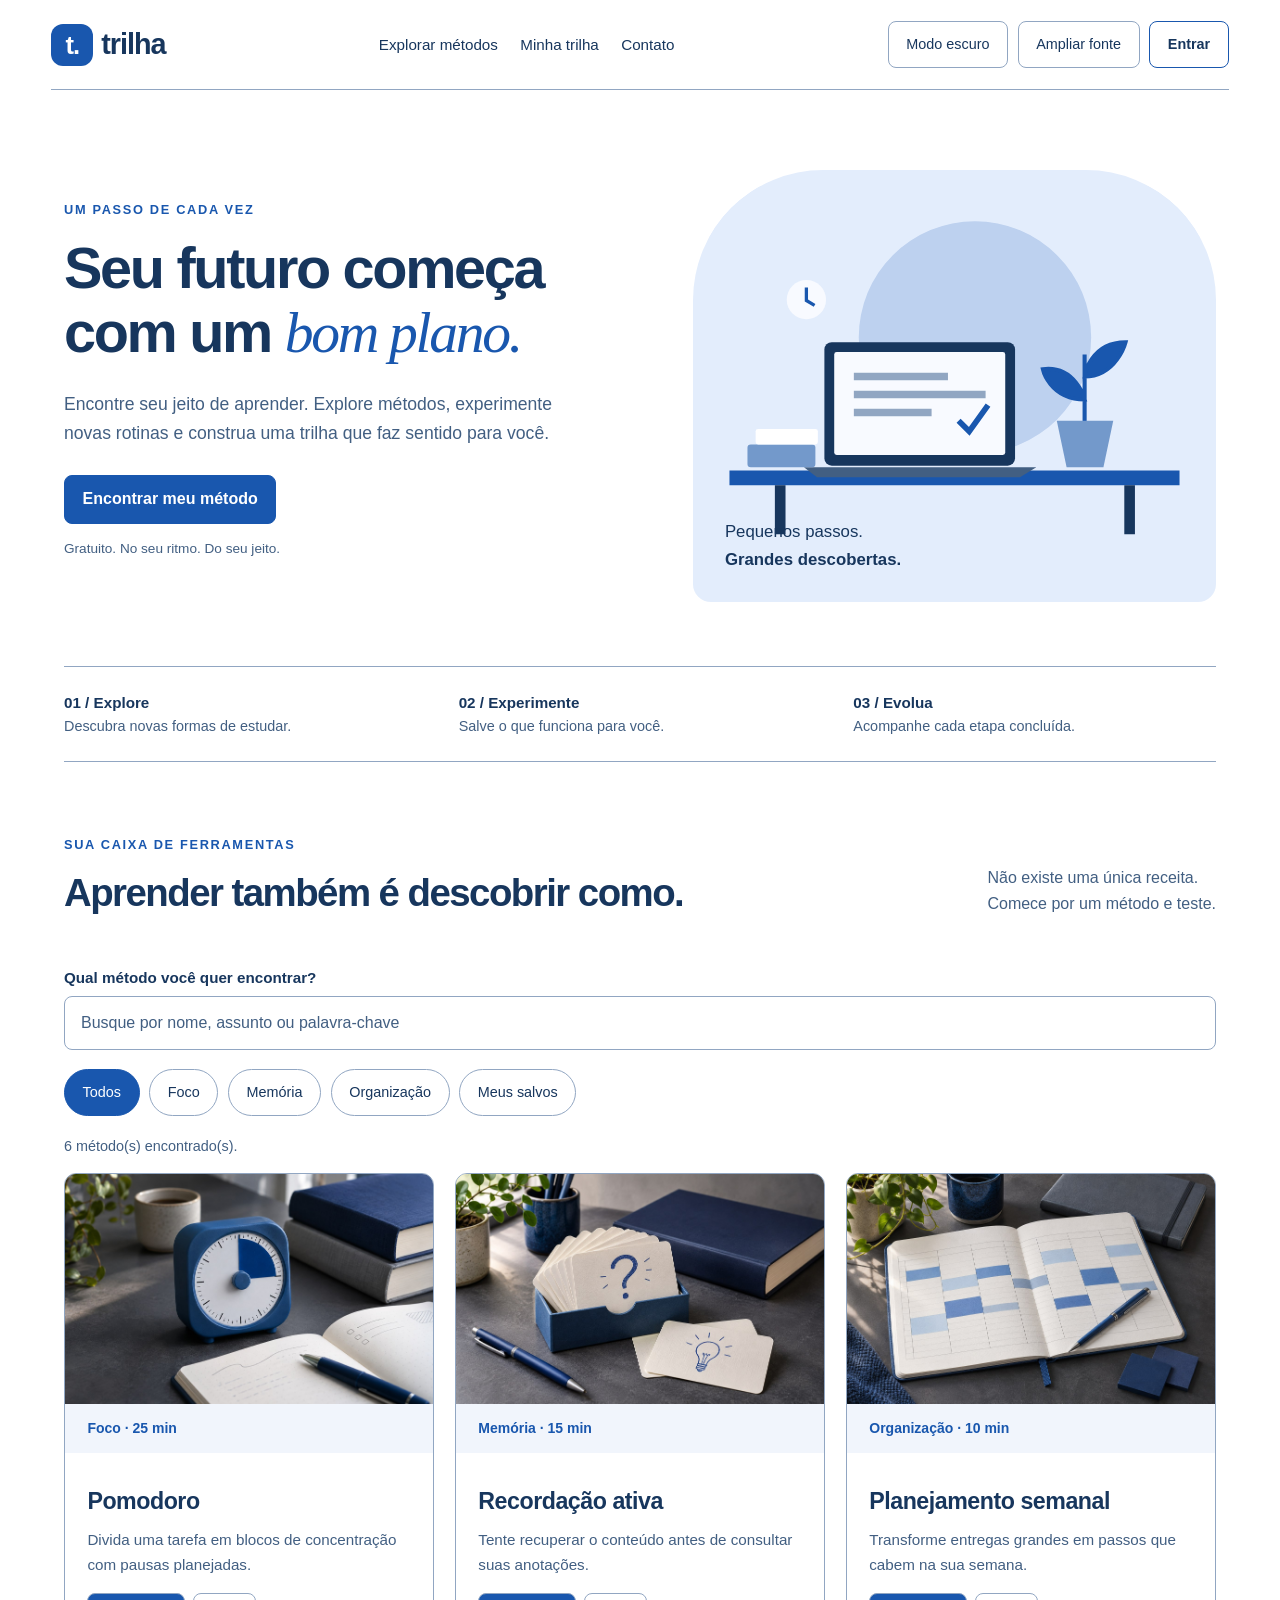
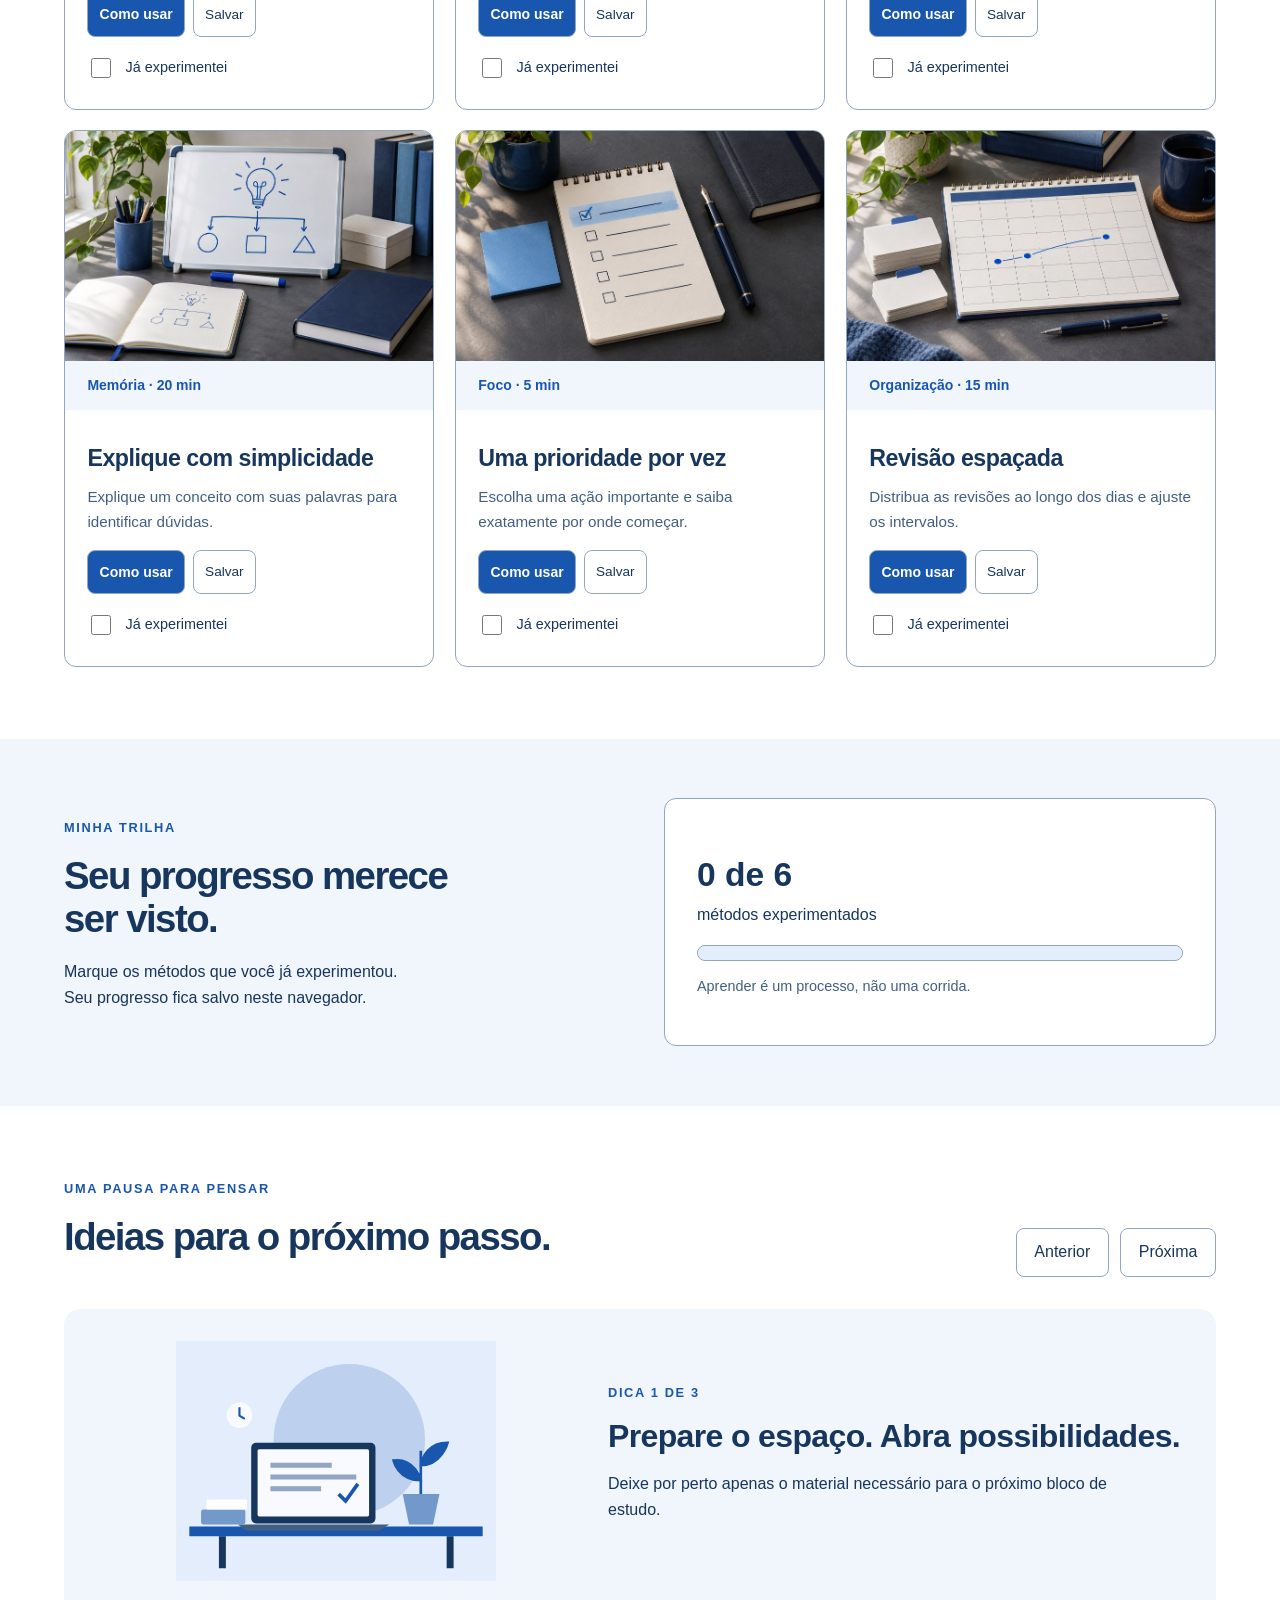
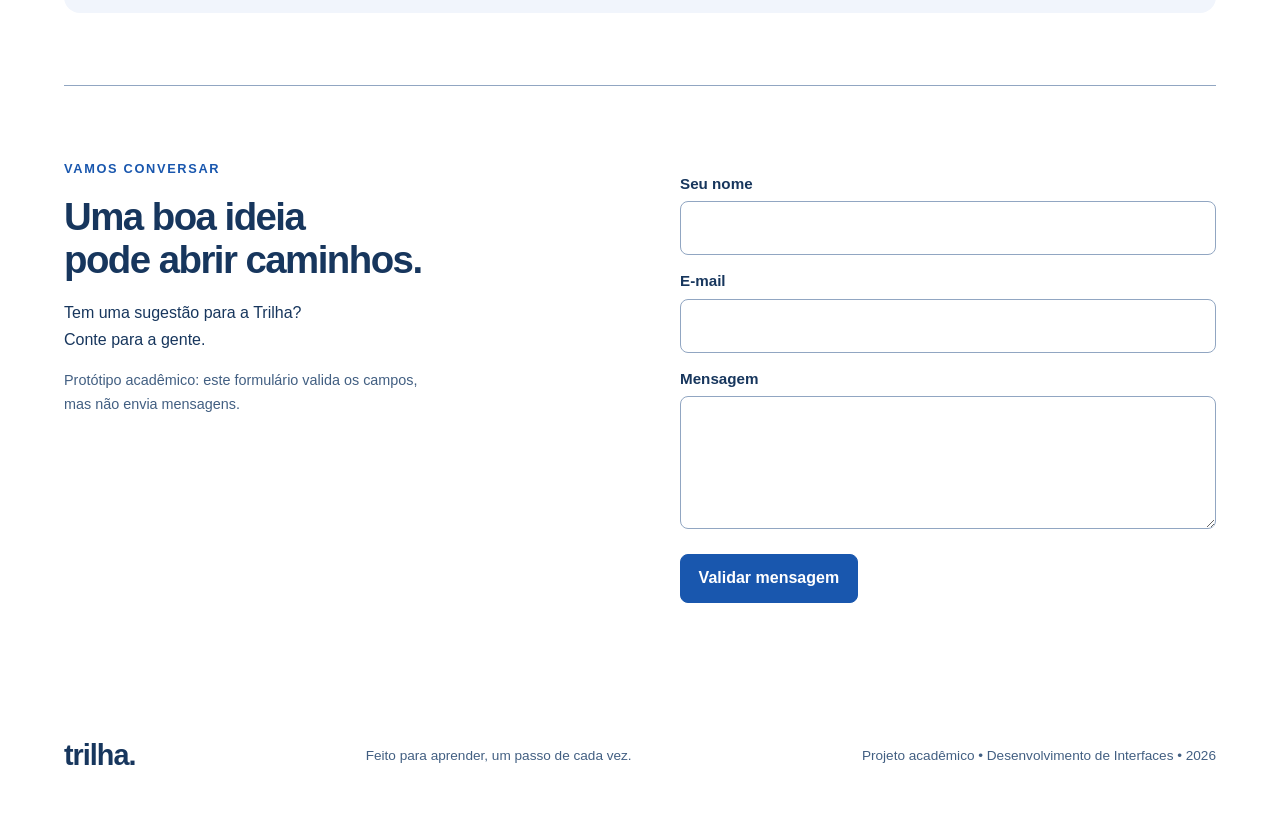
<file: index.html>
<!doctype html>
<html lang="pt-BR">
<head><meta charset="UTF-8"><meta name="viewport" content="width=device-width,initial-scale=1"><meta name="description" content="Organize seus estudos com métodos simples e uma trilha de aprendizagem."><title>Trilha | Seu próximo passo nos estudos</title><link rel="stylesheet" href="style.css?v=1.2.1"><script src="app.js?v=1.2.1" defer></script></head>
<body>
<a class="skip" href="#conteudo">Pular para o conteúdo</a>
<header class="header home-header"><a class="brand" href="index.html" aria-label="Trilha início"><span class="brand-icon" aria-hidden="true">t.</span> trilha</a><nav aria-label="Principal"><a href="#metodos">Explorar métodos</a><a href="#jornada">Minha trilha</a><a href="#contato">Contato</a></nav><div class="header-actions"><div class="a11y-controls" role="group" aria-label="Preferências de leitura"><button id="theme" type="button" aria-pressed="false">Modo escuro</button><button id="font" type="button" aria-pressed="false">Ampliar fonte</button></div><a class="button outline" href="login.html">Entrar</a></div></header>
<main id="conteudo">
<section class="hero wrap" aria-labelledby="titulo"><div><p class="eyebrow">UM PASSO DE CADA VEZ</p><h1 id="titulo">Seu futuro começa com um <em>bom plano.</em></h1><p class="lead">Encontre seu jeito de aprender. Explore métodos, experimente novas rotinas e construa uma trilha que faz sentido para você.</p><a class="button" href="#metodos">Encontrar meu método</a><p class="hero-note">Gratuito. No seu ritmo. Do seu jeito.</p></div><div class="hero-art"><img src="estudo.svg" alt="Ilustração de uma mesa com livros, planta e um caderno de planejamento"><div class="art-label">Pequenos passos.<br><strong>Grandes descobertas.</strong></div></div></section>
<section class="principles wrap" aria-label="Princípios"><p><strong>01 / Explore</strong><span>Descubra novas formas de estudar.</span></p><p><strong>02 / Experimente</strong><span>Salve o que funciona para você.</span></p><p><strong>03 / Evolua</strong><span>Acompanhe cada etapa concluída.</span></p></section>
<section id="metodos" class="wrap section"><div class="section-heading"><div><p class="eyebrow">SUA CAIXA DE FERRAMENTAS</p><h2>Aprender também é descobrir como.</h2></div><p>Não existe uma única receita.<br>Comece por um método e teste.</p></div><label for="busca">Qual método você quer encontrar?</label><input id="busca" type="search" placeholder="Busque por nome, assunto ou palavra-chave"><div class="filters" role="group" aria-label="Categorias de métodos"><button data-filter="Todos" aria-pressed="true">Todos</button><button data-filter="Foco" aria-pressed="false">Foco</button><button data-filter="Memória" aria-pressed="false">Memória</button><button data-filter="Organização" aria-pressed="false">Organização</button><button data-filter="Salvos" aria-pressed="false">Meus salvos</button></div><p id="resultados" class="muted" role="status"></p><div id="cards" class="grid"></div><noscript><p>Ative o JavaScript para pesquisar e visualizar os métodos interativos.</p></noscript></section>
<section id="jornada" class="journey"><div class="wrap journey-inner"><div><p class="eyebrow">MINHA TRILHA</p><h2>Seu progresso merece<br>ser visto.</h2><p>Marque os métodos que você já experimentou.<br>Seu progresso fica salvo neste navegador.</p></div><div class="progress-box"><p><strong id="progresso">0 de 6</strong> métodos experimentados</p><progress aria-label="Métodos experimentados" id="barra" max="6" value="0">0 de 6</progress><p>Aprender é um processo, não uma corrida.</p></div></div></section>
<section class="wrap section carousel" aria-roledescription="carrossel" aria-label="Inspirações para estudar"><div class="section-heading"><div><p class="eyebrow">UMA PAUSA PARA PENSAR</p><h2>Ideias para o próximo passo.</h2></div><div class="carousel-controls"><button id="anterior" aria-label="Mostrar dica anterior">Anterior</button><button id="proximo" aria-label="Mostrar próxima dica">Próxima</button></div></div><div class="slide"><img id="slide-img" src="estudo.svg" alt=""><div aria-live="polite" aria-atomic="true"><p id="slide-count" class="eyebrow"></p><h3 id="slide-title"></h3><p id="slide-text"></p></div></div></section>
<section class="wrap section contact" id="contato"><div><p class="eyebrow">VAMOS CONVERSAR</p><h2>Uma boa ideia<br>pode abrir caminhos.</h2><p>Tem uma sugestão para a Trilha?<br>Conte para a gente.</p><p class="muted">Protótipo acadêmico: este formulário valida os campos, mas não envia mensagens.</p></div><form id="contact-form"><label for="nome">Seu nome</label><input id="nome" name="nome" required maxlength="80" autocomplete="name"><label for="email">E-mail</label><input id="email" name="email" required type="email" autocomplete="email"><label for="mensagem">Mensagem</label><textarea id="mensagem" name="mensagem" rows="4" required maxlength="1500"></textarea><button class="button" type="submit">Validar mensagem</button><p id="contact-status" role="status"></p></form></section>
</main><footer class="wrap footer"><a class="brand" href="index.html">trilha.</a><p>Feito para aprender, um passo de cada vez.</p><small>Projeto acadêmico • Desenvolvimento de Interfaces • 2026</small></footer>
</body></html>
</file>
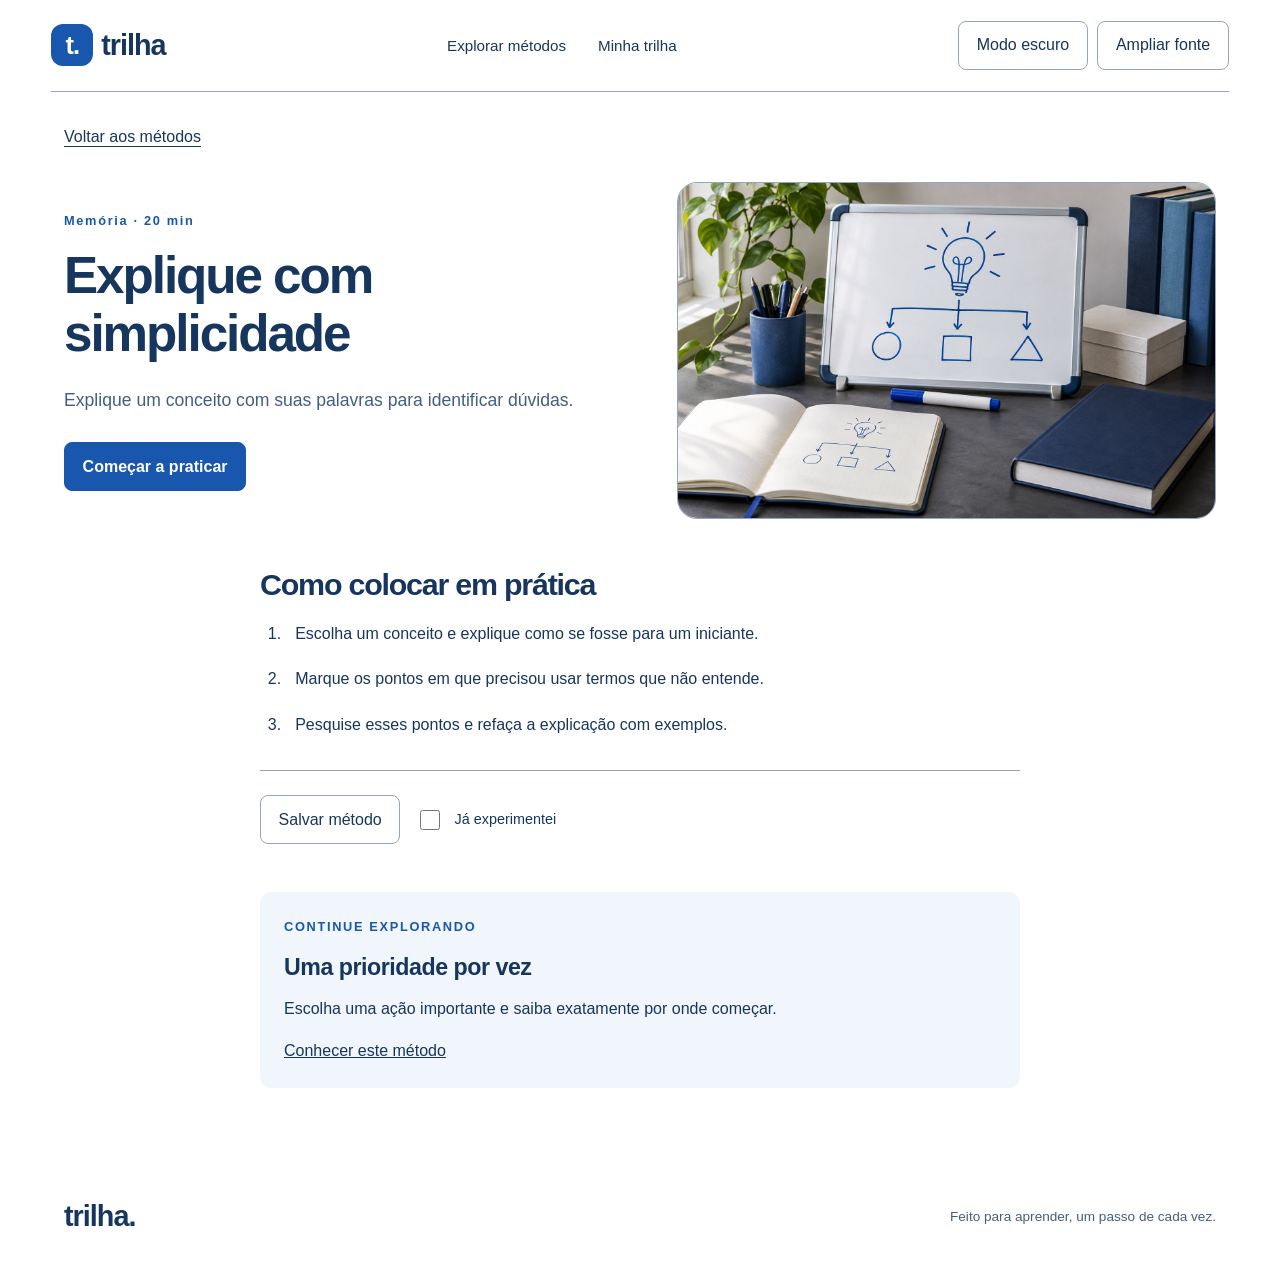
<file: feynman.html>
<!doctype html>
<html lang="pt-BR"><head><meta charset="UTF-8"><meta name="viewport" content="width=device-width,initial-scale=1"><meta name="description" content="Explique um conceito com suas palavras para identificar dúvidas."><title>Explique com simplicidade | Trilha</title><link rel="stylesheet" href="style.css?v=1.2.1"><script src="app.js?v=1.2.1" defer></script></head>
<body><a class="skip" href="#conteudo">Pular para o conteúdo</a>
<header class="header"><a class="brand" href="index.html" aria-label="Trilha início"><span class="brand-icon" aria-hidden="true">t.</span> trilha</a><nav aria-label="Principal"><a href="index.html#metodos">Explorar métodos</a><a href="index.html#jornada">Minha trilha</a></nav><div class="a11y-controls"><button id="theme" aria-pressed="false">Modo escuro</button><button id="font" aria-pressed="false">Fonte ampliada</button></div></header>
<main id="conteudo" class="wrap method-page" data-method-page="feynman"><a class="back-link" href="index.html#metodos">Voltar aos métodos</a><section class="method-hero" aria-labelledby="method-title"><div><p class="eyebrow">Memória · 20 min</p><h1 id="method-title">Explique com simplicidade</h1><p class="lead">Explique um conceito com suas palavras para identificar dúvidas.</p><a class="button" href="#como-praticar">Começar a praticar</a></div><figure><img class="method-art" src="metodos/feynman-v2.jpg" alt="Quadro branco com uma lâmpada ligada a formas simples, acompanhado de caderno e livros." width="1586" height="992"></figure></section>
<section class="method-content" aria-labelledby="como-praticar"><h2 id="como-praticar">Como colocar em prática</h2><ol class="method-steps"><li>Escolha um conceito e explique como se fosse para um iniciante.</li><li>Marque os pontos em que precisou usar termos que não entende.</li><li>Pesquise esses pontos e refaça a explicação com exemplos.</li></ol><div class="method-tools"><button data-method-save aria-pressed="false">Salvar método</button><label class="check-label"><input type="checkbox" data-method-done>Já experimentei</label></div><p id="method-status" role="status"></p><aside class="method-next"><p class="eyebrow">CONTINUE EXPLORANDO</p><h3>Uma prioridade por vez</h3><p>Escolha uma ação importante e saiba exatamente por onde começar.</p><a href="prioridade.html">Conhecer este método</a></aside></section></main>
<footer class="wrap footer"><a class="brand" href="index.html">trilha.</a><p>Feito para aprender, um passo de cada vez.</p></footer></body></html>
</file>
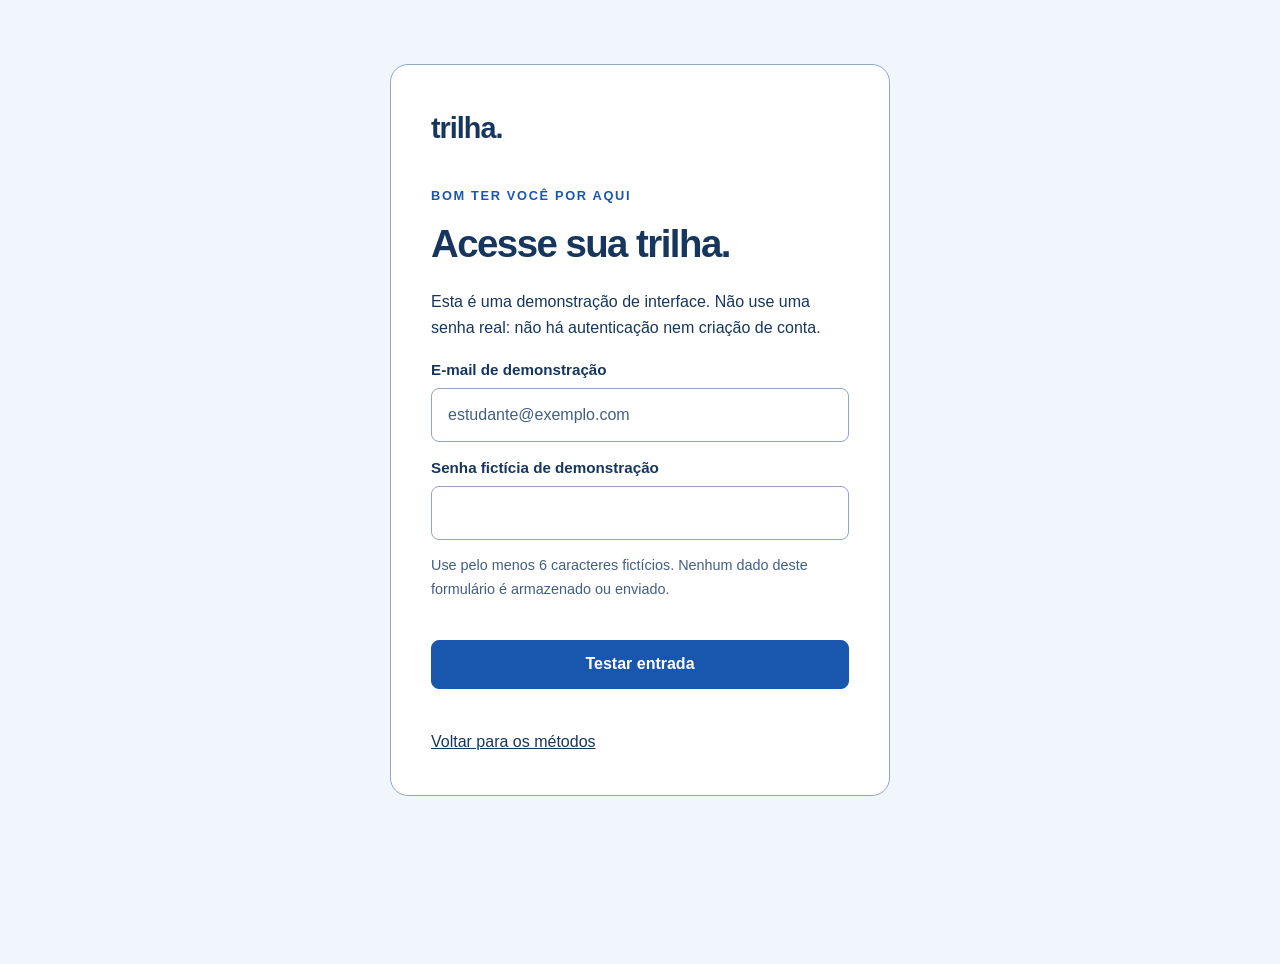
<file: login.html>
<!doctype html><html lang="pt-BR"><head><meta charset="UTF-8"><meta name="viewport" content="width=device-width,initial-scale=1"><title>Entrar | Trilha</title><link rel="stylesheet" href="style.css?v=1.2.1"><script src="app.js?v=1.2.1" defer></script></head><body class="login-page"><main class="login-card"><a class="brand" href="index.html">trilha.</a><p class="eyebrow">BOM TER VOCÊ POR AQUI</p><h1>Acesse sua trilha.</h1><p>Esta é uma demonstração de interface. Não use uma senha real: não há autenticação nem criação de conta.</p><form id="login-form"><label for="login-email">E-mail de demonstração</label><input id="login-email" type="email" placeholder="estudante@exemplo.com" required autocomplete="off"><label for="login-password">Senha fictícia de demonstração</label><input id="login-password" type="password" minlength="6" required autocomplete="off" aria-describedby="password-help"><p id="password-help" class="muted">Use pelo menos 6 caracteres fictícios. Nenhum dado deste formulário é armazenado ou enviado.</p><button class="button" type="submit">Testar entrada</button><p id="login-status" role="status"></p></form><a href="index.html">Voltar para os métodos</a></main></body></html>
</file>
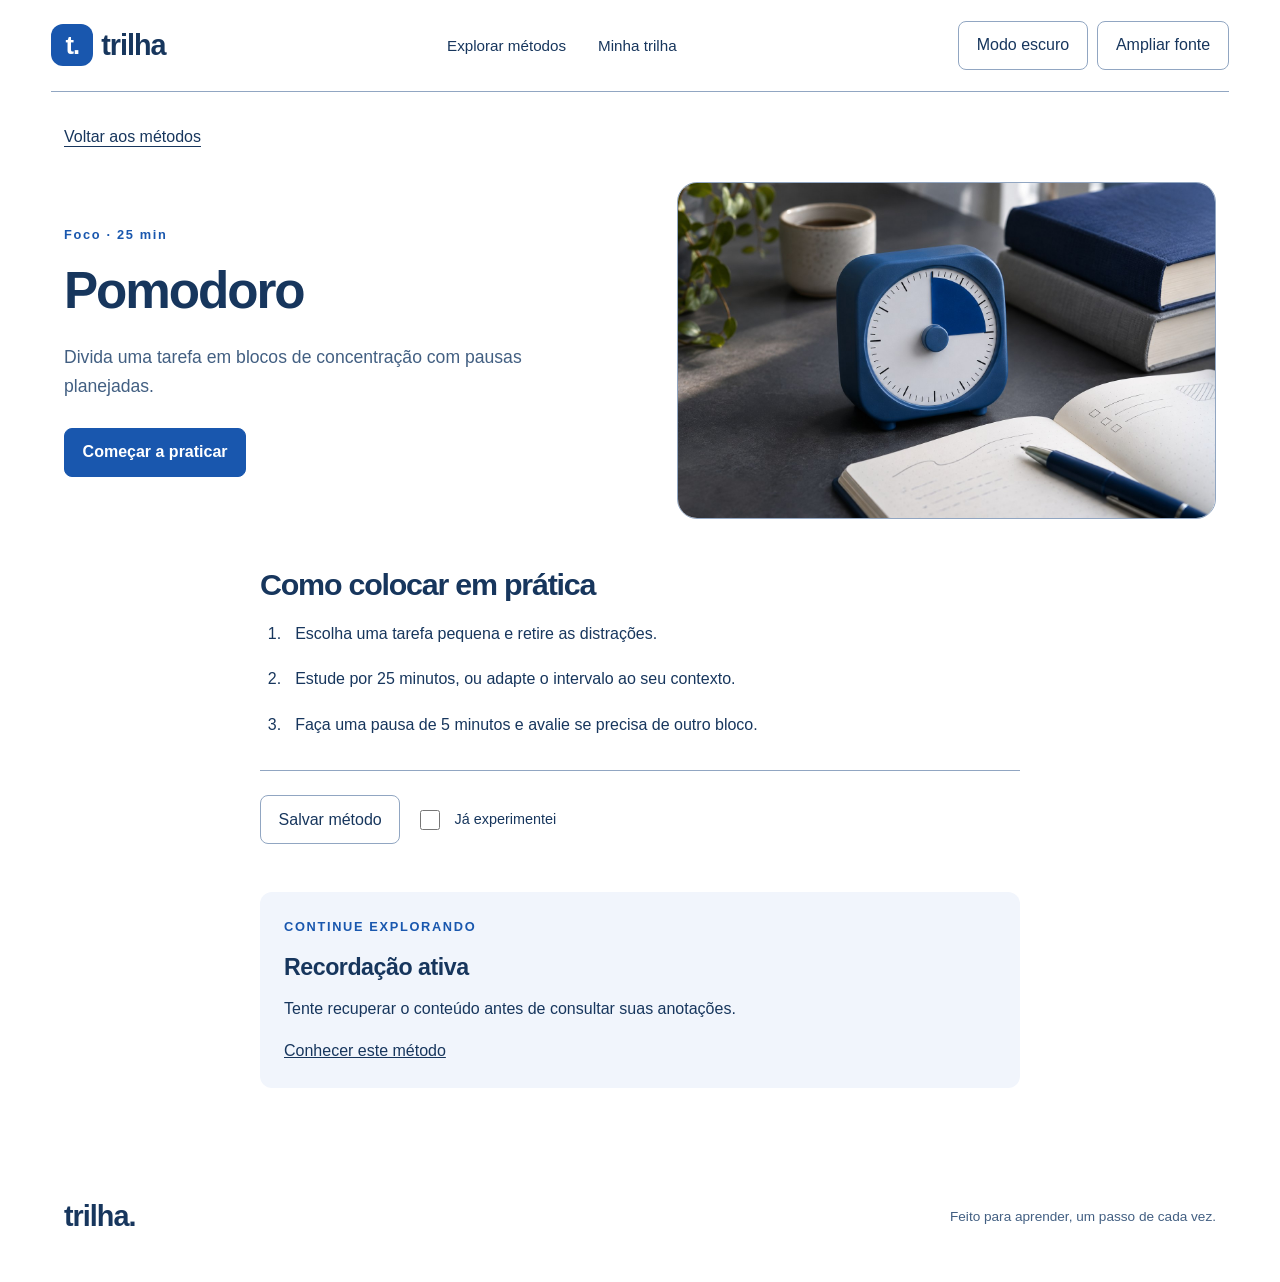
<file: pomodoro.html>
<!doctype html>
<html lang="pt-BR"><head><meta charset="UTF-8"><meta name="viewport" content="width=device-width,initial-scale=1"><meta name="description" content="Divida uma tarefa em blocos de concentração com pausas planejadas."><title>Pomodoro | Trilha</title><link rel="stylesheet" href="style.css?v=1.2.1"><script src="app.js?v=1.2.1" defer></script></head>
<body><a class="skip" href="#conteudo">Pular para o conteúdo</a>
<header class="header"><a class="brand" href="index.html" aria-label="Trilha início"><span class="brand-icon" aria-hidden="true">t.</span> trilha</a><nav aria-label="Principal"><a href="index.html#metodos">Explorar métodos</a><a href="index.html#jornada">Minha trilha</a></nav><div class="a11y-controls"><button id="theme" aria-pressed="false">Modo escuro</button><button id="font" aria-pressed="false">Fonte ampliada</button></div></header>
<main id="conteudo" class="wrap method-page" data-method-page="pomodoro"><a class="back-link" href="index.html#metodos">Voltar aos métodos</a><section class="method-hero" aria-labelledby="method-title"><div><p class="eyebrow">Foco · 25 min</p><h1 id="method-title">Pomodoro</h1><p class="lead">Divida uma tarefa em blocos de concentração com pausas planejadas.</p><a class="button" href="#como-praticar">Começar a praticar</a></div><figure><img class="method-art" src="metodos/pomodoro-v2.jpg" alt="Temporizador azul ao lado de livros e de um caderno aberto sobre uma mesa cinza." width="1586" height="992"></figure></section>
<section class="method-content" aria-labelledby="como-praticar"><h2 id="como-praticar">Como colocar em prática</h2><ol class="method-steps"><li>Escolha uma tarefa pequena e retire as distrações.</li><li>Estude por 25 minutos, ou adapte o intervalo ao seu contexto.</li><li>Faça uma pausa de 5 minutos e avalie se precisa de outro bloco.</li></ol><div class="method-tools"><button data-method-save aria-pressed="false">Salvar método</button><label class="check-label"><input type="checkbox" data-method-done>Já experimentei</label></div><p id="method-status" role="status"></p><aside class="method-next"><p class="eyebrow">CONTINUE EXPLORANDO</p><h3>Recordação ativa</h3><p>Tente recuperar o conteúdo antes de consultar suas anotações.</p><a href="recuperacao.html">Conhecer este método</a></aside></section></main>
<footer class="wrap footer"><a class="brand" href="index.html">trilha.</a><p>Feito para aprender, um passo de cada vez.</p></footer></body></html>
</file>
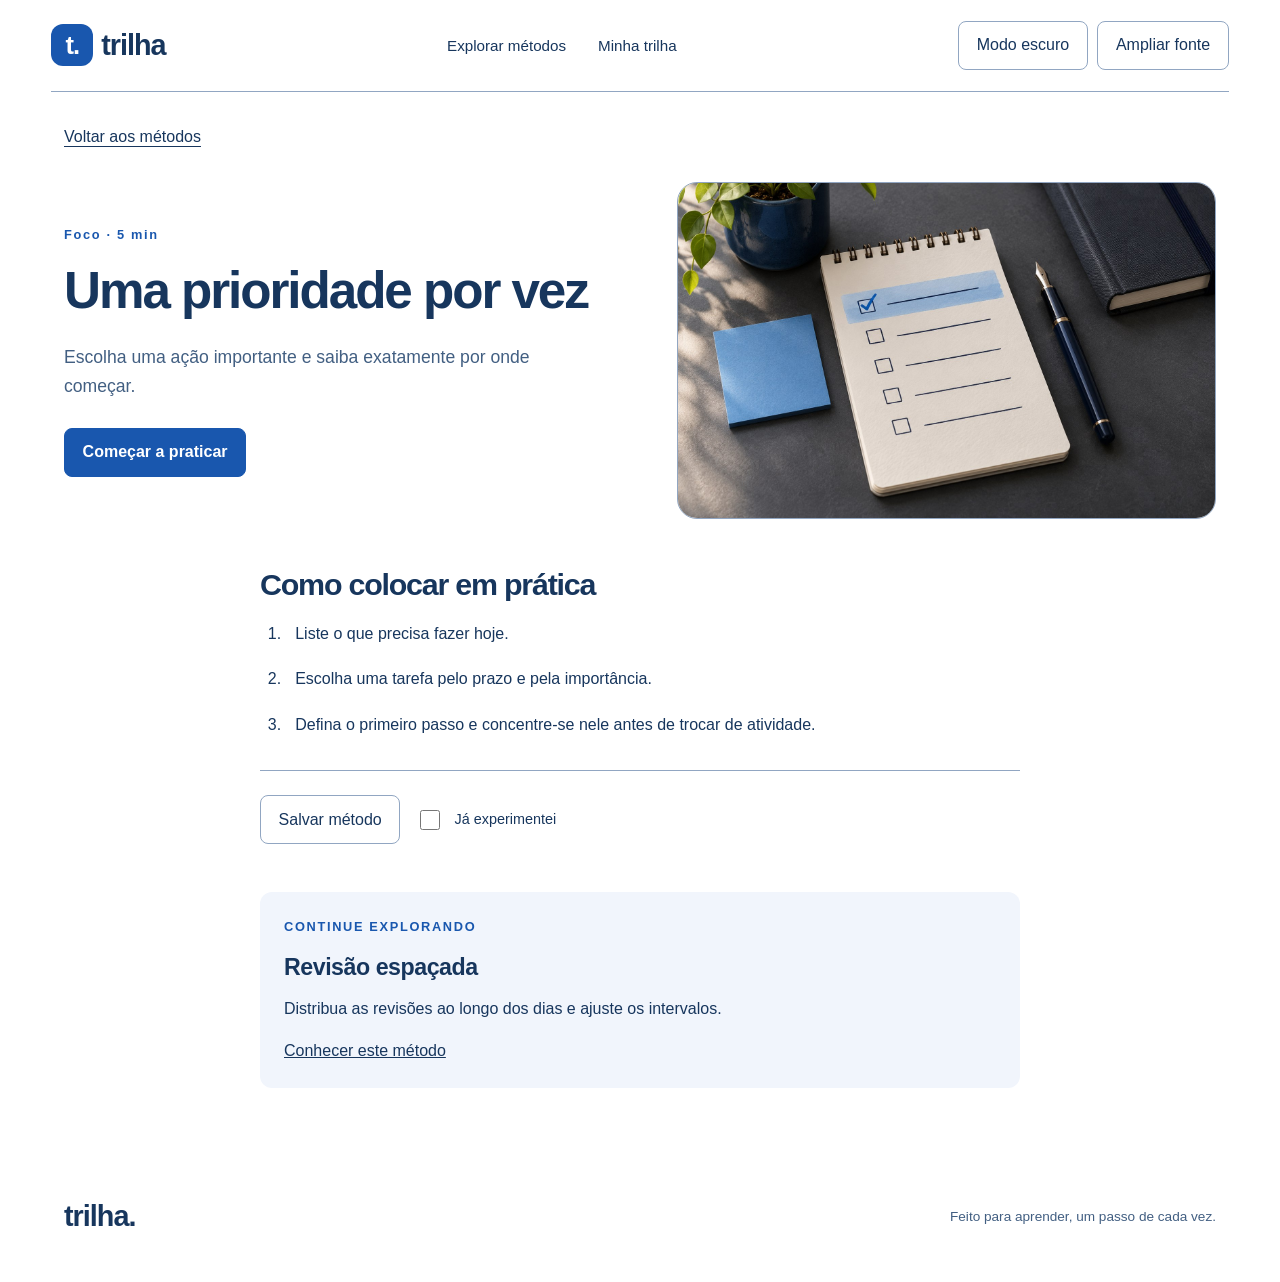
<file: prioridade.html>
<!doctype html>
<html lang="pt-BR"><head><meta charset="UTF-8"><meta name="viewport" content="width=device-width,initial-scale=1"><meta name="description" content="Escolha uma ação importante e saiba exatamente por onde começar."><title>Uma prioridade por vez | Trilha</title><link rel="stylesheet" href="style.css?v=1.2.1"><script src="app.js?v=1.2.1" defer></script></head>
<body><a class="skip" href="#conteudo">Pular para o conteúdo</a>
<header class="header"><a class="brand" href="index.html" aria-label="Trilha início"><span class="brand-icon" aria-hidden="true">t.</span> trilha</a><nav aria-label="Principal"><a href="index.html#metodos">Explorar métodos</a><a href="index.html#jornada">Minha trilha</a></nav><div class="a11y-controls"><button id="theme" aria-pressed="false">Modo escuro</button><button id="font" aria-pressed="false">Fonte ampliada</button></div></header>
<main id="conteudo" class="wrap method-page" data-method-page="prioridade"><a class="back-link" href="index.html#metodos">Voltar aos métodos</a><section class="method-hero" aria-labelledby="method-title"><div><p class="eyebrow">Foco · 5 min</p><h1 id="method-title">Uma prioridade por vez</h1><p class="lead">Escolha uma ação importante e saiba exatamente por onde começar.</p><a class="button" href="#como-praticar">Começar a praticar</a></div><figure><img class="method-art" src="metodos/prioridade-v2.jpg" alt="Lista de tarefas em um bloco de papel com a primeira atividade destacada e marcada em azul." width="1586" height="992"></figure></section>
<section class="method-content" aria-labelledby="como-praticar"><h2 id="como-praticar">Como colocar em prática</h2><ol class="method-steps"><li>Liste o que precisa fazer hoje.</li><li>Escolha uma tarefa pelo prazo e pela importância.</li><li>Defina o primeiro passo e concentre-se nele antes de trocar de atividade.</li></ol><div class="method-tools"><button data-method-save aria-pressed="false">Salvar método</button><label class="check-label"><input type="checkbox" data-method-done>Já experimentei</label></div><p id="method-status" role="status"></p><aside class="method-next"><p class="eyebrow">CONTINUE EXPLORANDO</p><h3>Revisão espaçada</h3><p>Distribua as revisões ao longo dos dias e ajuste os intervalos.</p><a href="revisao.html">Conhecer este método</a></aside></section></main>
<footer class="wrap footer"><a class="brand" href="index.html">trilha.</a><p>Feito para aprender, um passo de cada vez.</p></footer></body></html>
</file>
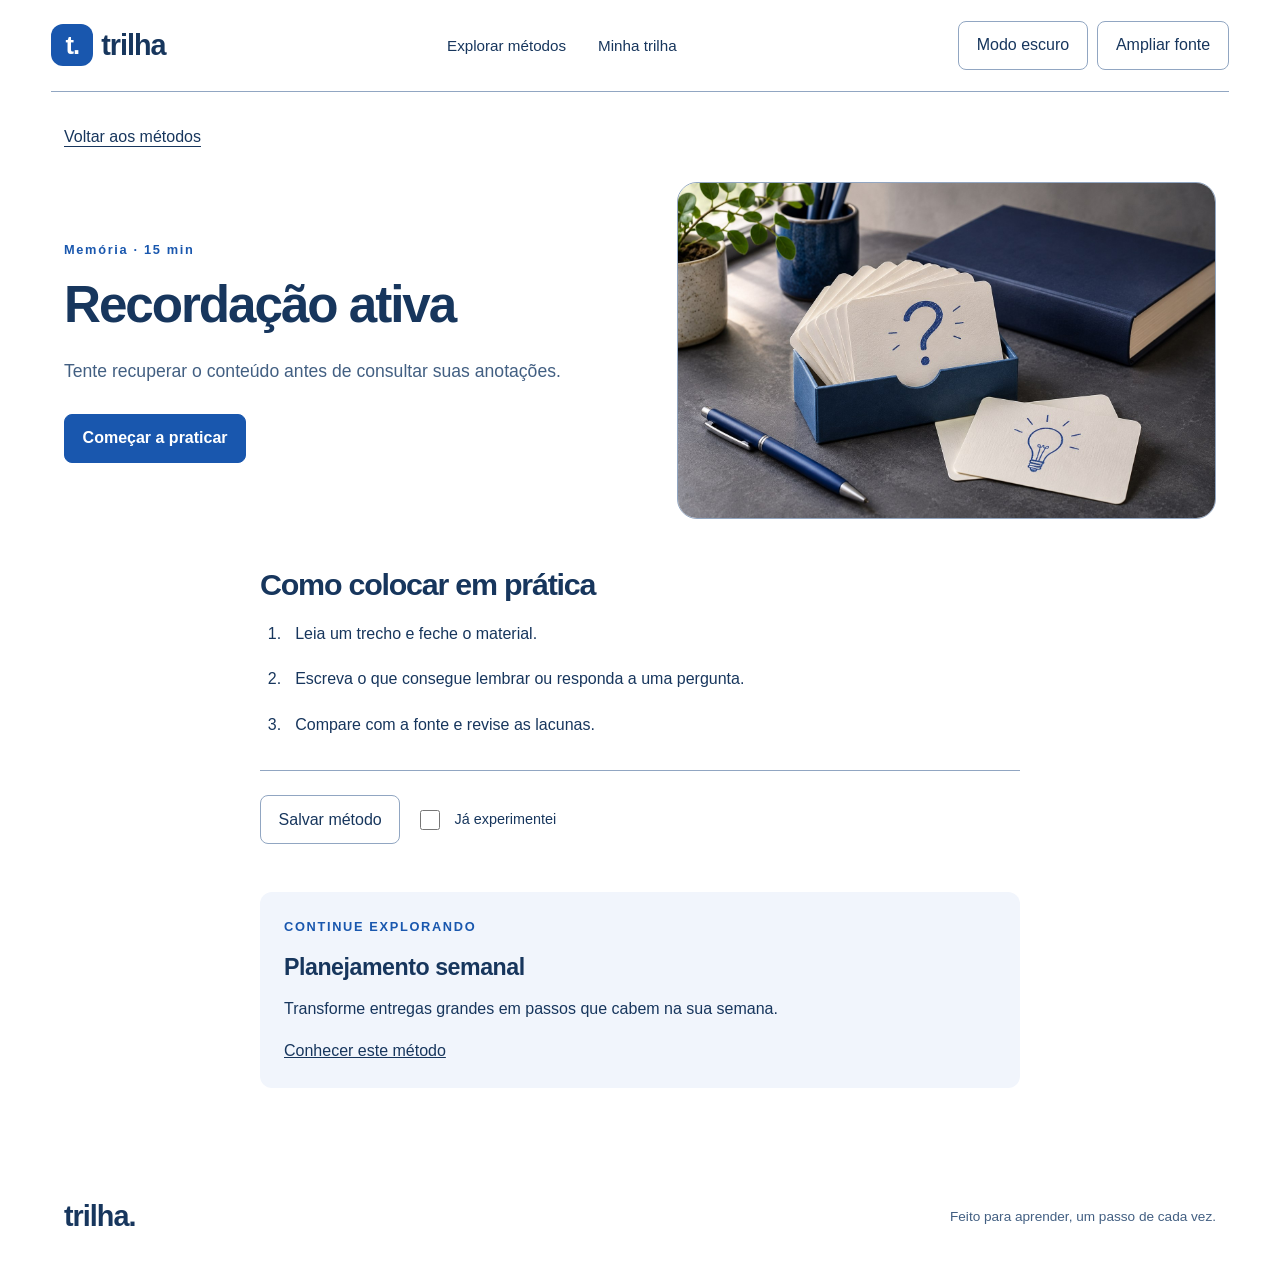
<file: recuperacao.html>
<!doctype html>
<html lang="pt-BR"><head><meta charset="UTF-8"><meta name="viewport" content="width=device-width,initial-scale=1"><meta name="description" content="Tente recuperar o conteúdo antes de consultar suas anotações."><title>Recordação ativa | Trilha</title><link rel="stylesheet" href="style.css?v=1.2.1"><script src="app.js?v=1.2.1" defer></script></head>
<body><a class="skip" href="#conteudo">Pular para o conteúdo</a>
<header class="header"><a class="brand" href="index.html" aria-label="Trilha início"><span class="brand-icon" aria-hidden="true">t.</span> trilha</a><nav aria-label="Principal"><a href="index.html#metodos">Explorar métodos</a><a href="index.html#jornada">Minha trilha</a></nav><div class="a11y-controls"><button id="theme" aria-pressed="false">Modo escuro</button><button id="font" aria-pressed="false">Fonte ampliada</button></div></header>
<main id="conteudo" class="wrap method-page" data-method-page="recuperacao"><a class="back-link" href="index.html#metodos">Voltar aos métodos</a><section class="method-hero" aria-labelledby="method-title"><div><p class="eyebrow">Memória · 15 min</p><h1 id="method-title">Recordação ativa</h1><p class="lead">Tente recuperar o conteúdo antes de consultar suas anotações.</p><a class="button" href="#como-praticar">Começar a praticar</a></div><figure><img class="method-art" src="metodos/recuperacao-v2.jpg" alt="Caixa azul com cartões de estudo, um ponto de interrogação e um desenho de lâmpada." width="1586" height="992"></figure></section>
<section class="method-content" aria-labelledby="como-praticar"><h2 id="como-praticar">Como colocar em prática</h2><ol class="method-steps"><li>Leia um trecho e feche o material.</li><li>Escreva o que consegue lembrar ou responda a uma pergunta.</li><li>Compare com a fonte e revise as lacunas.</li></ol><div class="method-tools"><button data-method-save aria-pressed="false">Salvar método</button><label class="check-label"><input type="checkbox" data-method-done>Já experimentei</label></div><p id="method-status" role="status"></p><aside class="method-next"><p class="eyebrow">CONTINUE EXPLORANDO</p><h3>Planejamento semanal</h3><p>Transforme entregas grandes em passos que cabem na sua semana.</p><a href="semana.html">Conhecer este método</a></aside></section></main>
<footer class="wrap footer"><a class="brand" href="index.html">trilha.</a><p>Feito para aprender, um passo de cada vez.</p></footer></body></html>
</file>
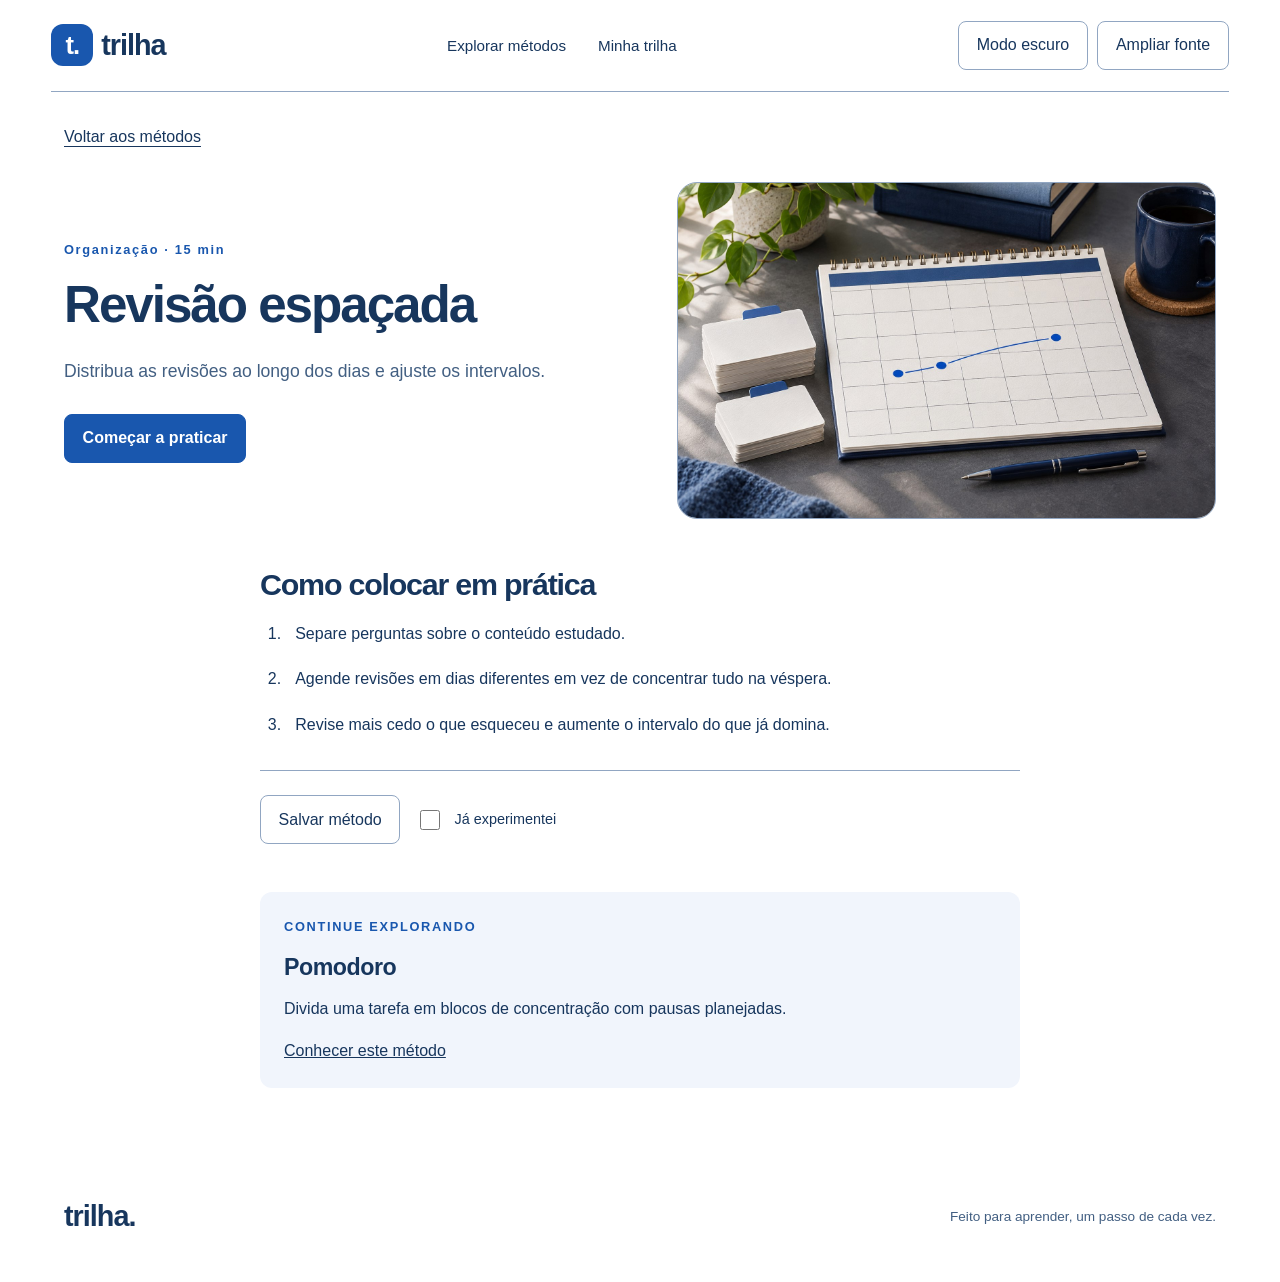
<file: revisao.html>
<!doctype html>
<html lang="pt-BR"><head><meta charset="UTF-8"><meta name="viewport" content="width=device-width,initial-scale=1"><meta name="description" content="Distribua as revisões ao longo dos dias e ajuste os intervalos."><title>Revisão espaçada | Trilha</title><link rel="stylesheet" href="style.css?v=1.2.1"><script src="app.js?v=1.2.1" defer></script></head>
<body><a class="skip" href="#conteudo">Pular para o conteúdo</a>
<header class="header"><a class="brand" href="index.html" aria-label="Trilha início"><span class="brand-icon" aria-hidden="true">t.</span> trilha</a><nav aria-label="Principal"><a href="index.html#metodos">Explorar métodos</a><a href="index.html#jornada">Minha trilha</a></nav><div class="a11y-controls"><button id="theme" aria-pressed="false">Modo escuro</button><button id="font" aria-pressed="false">Fonte ampliada</button></div></header>
<main id="conteudo" class="wrap method-page" data-method-page="revisao"><a class="back-link" href="index.html#metodos">Voltar aos métodos</a><section class="method-hero" aria-labelledby="method-title"><div><p class="eyebrow">Organização · 15 min</p><h1 id="method-title">Revisão espaçada</h1><p class="lead">Distribua as revisões ao longo dos dias e ajuste os intervalos.</p><a class="button" href="#como-praticar">Começar a praticar</a></div><figure><img class="method-art" src="metodos/revisao-v2.jpg" alt="Calendário com três revisões marcadas em intervalos crescentes e pilhas de cartões ao lado." width="1586" height="992"></figure></section>
<section class="method-content" aria-labelledby="como-praticar"><h2 id="como-praticar">Como colocar em prática</h2><ol class="method-steps"><li>Separe perguntas sobre o conteúdo estudado.</li><li>Agende revisões em dias diferentes em vez de concentrar tudo na véspera.</li><li>Revise mais cedo o que esqueceu e aumente o intervalo do que já domina.</li></ol><div class="method-tools"><button data-method-save aria-pressed="false">Salvar método</button><label class="check-label"><input type="checkbox" data-method-done>Já experimentei</label></div><p id="method-status" role="status"></p><aside class="method-next"><p class="eyebrow">CONTINUE EXPLORANDO</p><h3>Pomodoro</h3><p>Divida uma tarefa em blocos de concentração com pausas planejadas.</p><a href="pomodoro.html">Conhecer este método</a></aside></section></main>
<footer class="wrap footer"><a class="brand" href="index.html">trilha.</a><p>Feito para aprender, um passo de cada vez.</p></footer></body></html>
</file>
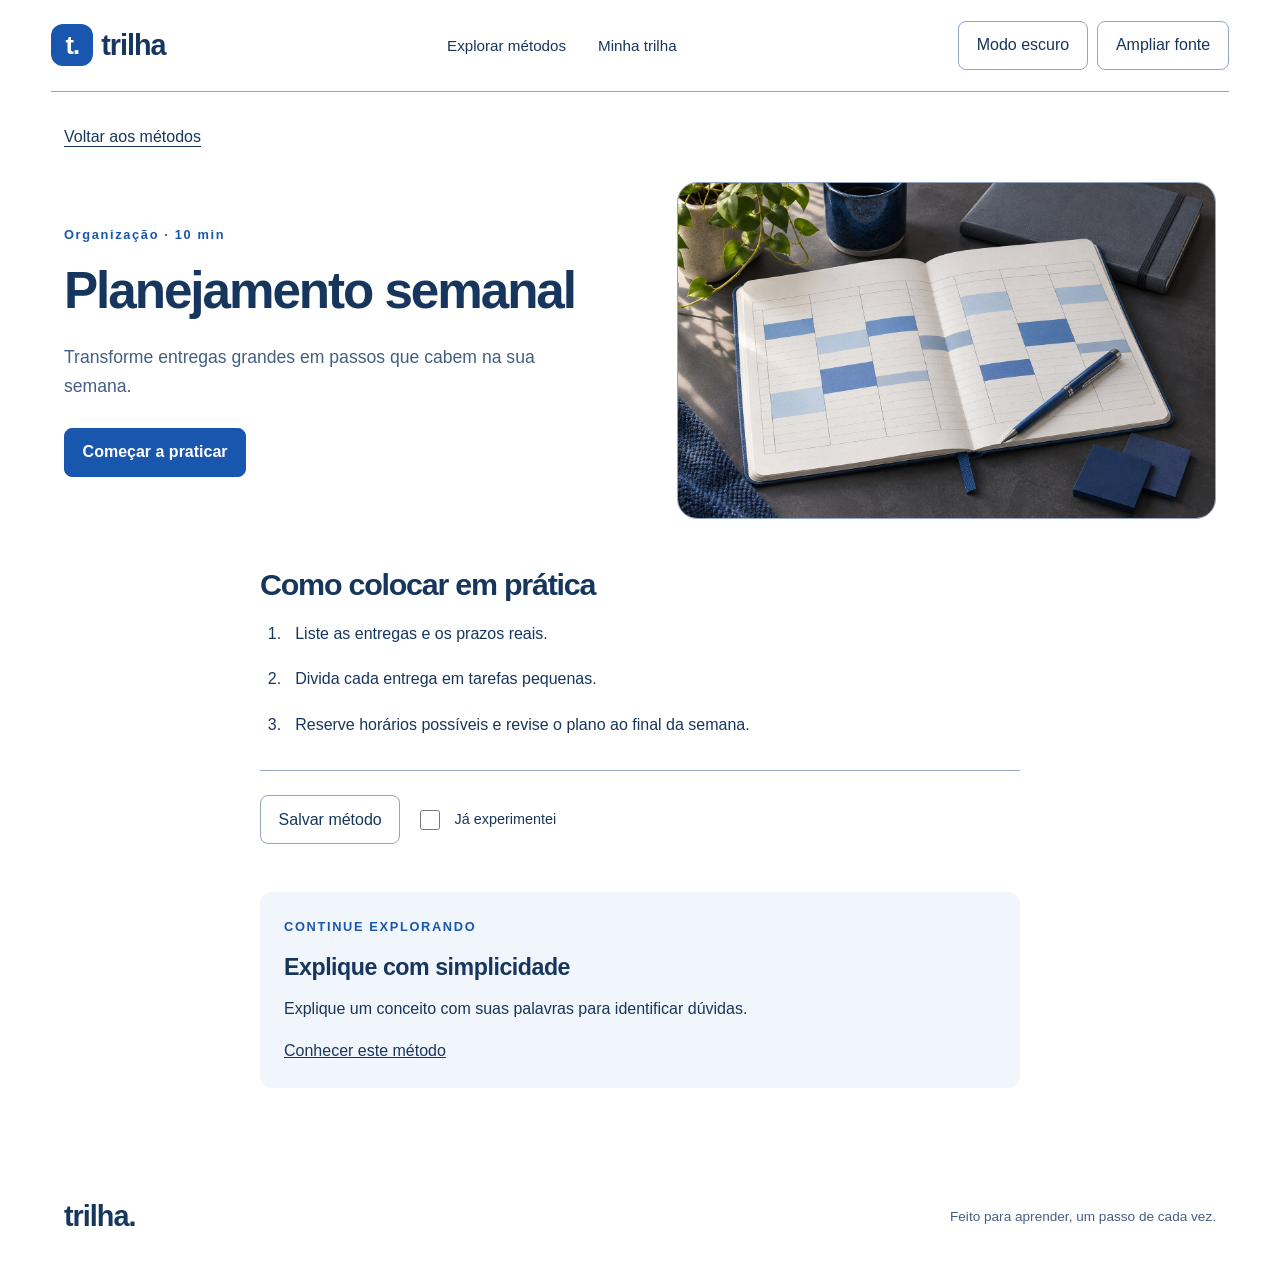
<file: semana.html>
<!doctype html>
<html lang="pt-BR"><head><meta charset="UTF-8"><meta name="viewport" content="width=device-width,initial-scale=1"><meta name="description" content="Transforme entregas grandes em passos que cabem na sua semana."><title>Planejamento semanal | Trilha</title><link rel="stylesheet" href="style.css?v=1.2.1"><script src="app.js?v=1.2.1" defer></script></head>
<body><a class="skip" href="#conteudo">Pular para o conteúdo</a>
<header class="header"><a class="brand" href="index.html" aria-label="Trilha início"><span class="brand-icon" aria-hidden="true">t.</span> trilha</a><nav aria-label="Principal"><a href="index.html#metodos">Explorar métodos</a><a href="index.html#jornada">Minha trilha</a></nav><div class="a11y-controls"><button id="theme" aria-pressed="false">Modo escuro</button><button id="font" aria-pressed="false">Fonte ampliada</button></div></header>
<main id="conteudo" class="wrap method-page" data-method-page="semana"><a class="back-link" href="index.html#metodos">Voltar aos métodos</a><section class="method-hero" aria-labelledby="method-title"><div><p class="eyebrow">Organização · 10 min</p><h1 id="method-title">Planejamento semanal</h1><p class="lead">Transforme entregas grandes em passos que cabem na sua semana.</p><a class="button" href="#como-praticar">Começar a praticar</a></div><figure><img class="method-art" src="metodos/semana-v2.jpg" alt="Agenda aberta com blocos de horários em azul e uma caneta para planejar a semana." width="1586" height="992"></figure></section>
<section class="method-content" aria-labelledby="como-praticar"><h2 id="como-praticar">Como colocar em prática</h2><ol class="method-steps"><li>Liste as entregas e os prazos reais.</li><li>Divida cada entrega em tarefas pequenas.</li><li>Reserve horários possíveis e revise o plano ao final da semana.</li></ol><div class="method-tools"><button data-method-save aria-pressed="false">Salvar método</button><label class="check-label"><input type="checkbox" data-method-done>Já experimentei</label></div><p id="method-status" role="status"></p><aside class="method-next"><p class="eyebrow">CONTINUE EXPLORANDO</p><h3>Explique com simplicidade</h3><p>Explique um conceito com suas palavras para identificar dúvidas.</p><a href="feynman.html">Conhecer este método</a></aside></section></main>
<footer class="wrap footer"><a class="brand" href="index.html">trilha.</a><p>Feito para aprender, um passo de cada vez.</p></footer></body></html>
</file>
<file: style.css>
:root{color-scheme:light;--bg:#ffffff;--surface:#f1f5fc;--text:#17365d;--muted:#425f82;--accent:#1957ae;--on-accent:#ffffff;--line:#91a6c2;--soft:#e3edfc;--focus:#945000;font-size:16px}
:root[data-theme=dark]{color-scheme:dark;--bg:#18191c;--surface:#232529;--text:#f1f2f4;--muted:#bfc3ca;--accent:#d4d7dd;--on-accent:#18191c;--line:#737881;--soft:#303339;--focus:#f2c57c}
:root.large{font-size:20px}*{box-sizing:border-box}body{margin:0;background:var(--bg);color:var(--text);font-family:"Segoe UI",Arial,sans-serif;line-height:1.65}button,input,textarea{font:inherit}a{color:inherit}button,a,input,textarea{touch-action:manipulation}button,.button{min-height:44px}button{cursor:pointer}button:disabled{cursor:default}a:focus-visible,button:focus-visible,input:focus-visible,textarea:focus-visible{outline:3px solid var(--focus);outline-offset:4px}button,.button{border:1px solid var(--line);border-radius:8px;background:var(--bg);color:var(--text);padding:.65rem 1.1rem}button:hover{background:var(--soft)}.button{display:inline-block;background:var(--accent);color:var(--on-accent);border-color:var(--accent);font-weight:600;text-decoration:none}.button:hover{filter:brightness(.93)}.outline{background:transparent;color:var(--text)}.wrap{width:min(1160px,90%);margin-inline:auto}.header{width:min(1320px,92%);margin:auto;padding:1.3rem 0;display:flex;align-items:center;justify-content:space-between;gap:1.5rem;border-bottom:1px solid var(--line)}.brand{display:flex;gap:.5rem;align-items:center;font-size:1.8rem;font-weight:750;letter-spacing:-1px;text-decoration:none}.brand-icon{display:inline-grid;place-items:center;background:var(--accent);color:var(--on-accent);width:42px;height:42px;border-radius:12px;font-size:1.6rem}nav{display:flex;gap:2rem}nav a{font-size:.95rem;text-decoration:none}nav a:hover{text-decoration:underline}.skip{position:fixed;left:1rem;top:-100px;padding:.8rem;background:var(--bg);z-index:10}.skip:focus{top:1rem}.hero{display:grid;grid-template-columns:1.08fr 1fr;gap:4rem;align-items:center;padding:5rem 0 4rem}.eyebrow{font-size:.8rem;letter-spacing:.13em;font-weight:700;color:var(--accent);margin:0 0 1rem}h1,h2,h3{line-height:1.12;letter-spacing:-.04em}h1{font-size:clamp(2.8rem,4.5vw,4.5rem);font-weight:650;margin:.8rem 0 1.5rem}h1 em{font-family:Georgia,serif;font-weight:400;color:var(--accent)}h2{font-size:clamp(1.8rem,3vw,2.6rem);font-weight:600;margin:.6rem 0 1.2rem}h3{font-size:1.45rem;margin:.8rem 0;letter-spacing:-.02em}.lead{font-size:1.1rem;color:var(--muted);max-width:32rem;margin-bottom:1.7rem}.hero-note{font-size:.85rem;color:var(--muted)}.hero-art{background:var(--soft);border-radius:130px 130px 18px 18px;position:relative;overflow:hidden;min-height:390px}.hero-art img{display:block;width:100%;padding:1rem 1rem 3rem}.art-label{position:absolute;bottom:1.8rem;left:2rem;font-size:1.05rem;color:var(--text)}.principles{display:grid;grid-template-columns:repeat(3,1fr);border-block:1px solid var(--line);gap:2rem;padding:1.4rem 0}.principles p{margin:0}.principles strong,.principles span{display:block}.principles strong{font-size:.95rem}.principles span{font-size:.9rem;color:var(--muted)}.section{padding-block:4.5rem}.section-heading{display:flex;justify-content:space-between;gap:2rem;align-items:end;margin-bottom:2rem}.section-heading h2{max-width:39rem}.section-heading>p{color:var(--muted);min-width:14rem}.muted{color:var(--muted);font-size:.9rem}label{display:block;margin:.8rem 0 .35rem;font-weight:600;font-size:.95rem}input,textarea{background:var(--bg);border:1px solid var(--line);color:var(--text);padding:.8rem 1rem;border-radius:8px;width:100%;min-height:48px}input::placeholder{color:var(--muted);opacity:1}.filters{display:flex;flex-wrap:wrap;gap:.6rem;margin:1.2rem 0}.filters button{border-radius:30px;font-size:.9rem}.filters [aria-pressed=true]{background:var(--accent);color:var(--on-accent);border-color:var(--accent)}.grid{display:grid;grid-template-columns:repeat(3,1fr);gap:1.3rem}.card{border:1px solid var(--line);border-radius:12px;overflow:hidden;display:flex;flex-direction:column}.card-top{height:105px;background:var(--soft);display:flex;align-items:center;justify-content:space-between;padding:1.5rem;color:var(--accent)}.card-symbol{font-family:Georgia,serif;font-size:2.9rem;line-height:1}.card-top span:last-child{font-size:.85rem;font-weight:600}.card-body{padding:1.4rem;display:flex;flex-direction:column;flex:1}.card-body p{color:var(--muted);font-size:.95rem;margin:0 0 1rem}.card-actions{display:flex;gap:.5rem;flex-wrap:wrap;margin-top:auto}.card-actions button{font-size:.85rem;padding:.5rem .7rem}.check-label{display:flex;align-items:center;gap:.7rem;font-weight:400;font-size:.9rem;margin-top:1.1rem}.check-label input{width:20px;height:20px;min-height:20px;accent-color:var(--accent)}.journey{background:var(--surface)}.journey-inner{padding-block:3.7rem;display:grid;grid-template-columns:1fr 1fr;align-items:center;gap:3rem}.progress-box{padding:2rem;border:1px solid var(--line);border-radius:12px;background:var(--bg)}.progress-box strong{font-size:2.1rem;display:block}progress{appearance:none;-webkit-appearance:none;display:block;width:100%;height:1rem;border:1px solid var(--line);border-radius:999px;overflow:hidden;background:var(--soft);color:var(--accent);accent-color:var(--accent)}
progress::-webkit-progress-bar{background:var(--soft);border-radius:999px}
progress::-webkit-progress-value{background:var(--accent);border-radius:999px}
progress::-moz-progress-bar{background:var(--accent);border-radius:999px}.progress-box p:last-child{font-size:.9rem;color:var(--muted)}.carousel-controls{display:flex;gap:.7rem;flex-wrap:wrap}.slide{background:var(--surface);border-radius:16px;display:grid;grid-template-columns:1fr 1.2fr;gap:2rem;align-items:center;padding:2rem}.slide img{width:100%;max-height:240px;object-fit:contain}.slide h3{font-size:2rem}.slide p{max-width:32rem}.contact{display:grid;grid-template-columns:1fr 1fr;gap:5rem;border-top:1px solid var(--line)}.contact .muted{max-width:23rem}.contact .button{margin-top:1rem}.accessibility{background:var(--surface);border-radius:14px;padding:2rem;display:flex;align-items:center;justify-content:space-between;gap:2rem}.accessibility h2{font-size:1.4rem;letter-spacing:-.02em}.accessibility p{margin:0}.a11y-controls{display:flex;gap:.6rem;flex-wrap:wrap}.footer{padding-block:2.5rem;display:flex;justify-content:space-between;align-items:center;gap:2rem}.footer p,.footer small{font-size:.85rem;color:var(--muted)}.login-page{min-height:100vh;background:var(--surface)}.login-card{max-width:500px;margin:4rem auto;padding:2.5rem;background:var(--bg);border:1px solid var(--line);border-radius:18px}.login-card h1{font-size:2.4rem}.login-card .button{margin-block:1.5rem;width:100%;text-align:center}.login-card .brand{margin-bottom:2rem} [hidden]{display:none!important}
@media(max-width:800px){.header{flex-wrap:wrap}.header nav{order:3;width:100%;justify-content:space-between;gap:.7rem}.hero{grid-template-columns:1fr;padding-top:3rem;gap:2rem}.hero-art{min-height:300px;max-width:520px}.hero-art img{max-height:350px}.grid{grid-template-columns:repeat(2,1fr)}.section-heading{display:block}.journey-inner,.contact{grid-template-columns:1fr;gap:1.5rem}.accessibility,.footer{flex-direction:column;align-items:start}.principles{gap:1rem}.section{padding-block:3rem}}
@media(max-width:520px){.grid,.slide{grid-template-columns:1fr}.principles{grid-template-columns:1fr;gap:1rem}.hero h1{font-size:2.8rem}.slide{padding:1.3rem}.slide img{max-height:170px}.login-card{margin:2rem 5%;padding:1.5rem}}
@media(prefers-reduced-motion:no-preference){html{scroll-behavior:smooth}.card{transition:transform .18s}.card:hover{transform:translateY(-3px)}}

/* Imagens e páginas das metodologias compartilham a paleta do tema. */
.card-visual{display:block;background:var(--soft)}
.method-art{display:block;width:100%;height:auto;aspect-ratio:8/5;object-fit:contain}
.card-top{height:auto;padding:.8rem 1.4rem;background:var(--surface)}
.card-top span:last-child{font-size:.875rem}
.card-actions .method-link{display:inline-flex;align-items:center;min-height:44px;border:1px solid var(--line);border-radius:8px;padding:.5rem .7rem;text-decoration:none;font-size:.875rem;font-weight:600;background:var(--accent);color:var(--on-accent)}
.card-actions .method-link:hover{filter:brightness(.93)}
.card h3 a{text-decoration:none}.card h3 a:hover{text-decoration:underline}
.card-actions [aria-pressed=true]{background:var(--soft)}

:root[data-theme=dark] .hero-art img,:root[data-theme=dark] .slide img{filter:grayscale(1) invert(.88)}
.method-page{padding-block:2rem 4rem}.back-link{display:inline-block;margin-bottom:2rem;text-underline-offset:4px}
.method-hero{display:grid;grid-template-columns:1.05fr 1fr;align-items:center;gap:3rem;margin-bottom:3rem}
.method-hero figure{margin:0;background:var(--soft);border:1px solid var(--line);border-radius:20px;overflow:hidden}
.method-hero h1{font-size:clamp(2.3rem,4vw,3.8rem)}
.method-content{max-width:760px;margin-inline:auto}.method-content h2{font-size:1.9rem}
.method-steps{padding-left:1.6rem}.method-steps li{padding-left:.6rem;margin-block:1.2rem}
.method-tools{display:flex;gap:1rem;align-items:center;flex-wrap:wrap;margin-top:2rem;padding-top:1.5rem;border-top:1px solid var(--line)}
.method-tools .check-label{margin:0}.method-next{margin-top:3rem;padding:1.5rem;background:var(--surface);border-radius:12px}
@media(max-width:800px){.method-hero{grid-template-columns:1fr;gap:1.5rem}.method-hero figure{max-width:600px;width:100%;margin-inline:auto}}




/* Fotografias geradas para as metodologias, preservadas nos dois temas. */
.method-art{object-fit:cover}
:root[data-theme=dark] .method-art{filter:brightness(.9) saturate(.85)}

/* Preferências de leitura disponíveis antes do conteúdo da home. */
.home-header{display:grid;grid-template-columns:auto 1fr auto;gap:1rem 2rem}
.home-header nav{justify-content:center;flex-wrap:wrap;gap:1.4rem}
.header-actions{display:flex;align-items:center;justify-content:flex-end;flex-wrap:wrap;gap:.6rem}
.header-actions button,.header-actions .button{font-size:.9rem;white-space:nowrap}
.header-actions [aria-pressed=true]{background:var(--soft);border-color:var(--accent)}
@media(max-width:1100px){.home-header{grid-template-columns:auto 1fr}.home-header nav{grid-column:1/-1;grid-row:2;order:0}}
@media(max-width:520px){.home-header{gap:1rem}.home-header .header-actions{grid-column:1/-1;grid-row:2;justify-content:flex-start}.home-header nav{grid-row:3;justify-content:space-between;gap:.6rem}.home-header .a11y-controls{flex-wrap:wrap}}
</file>
